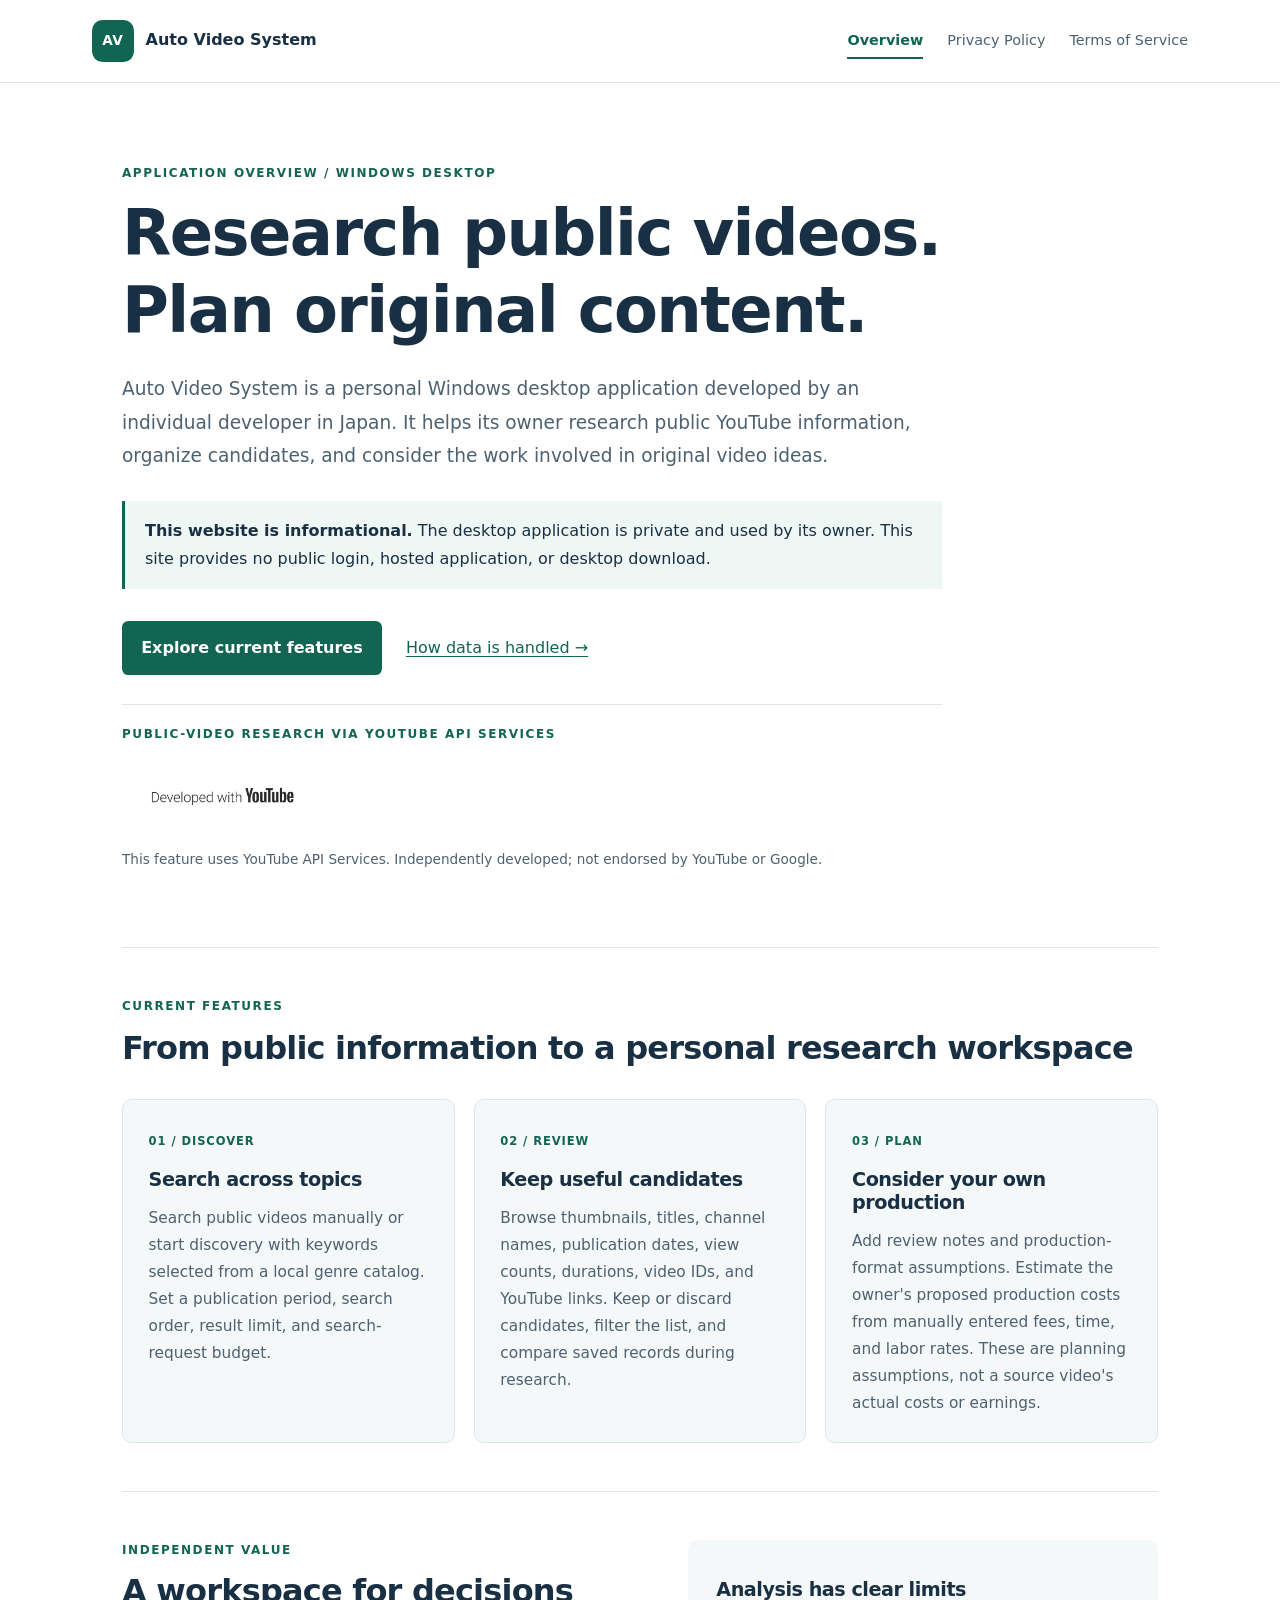
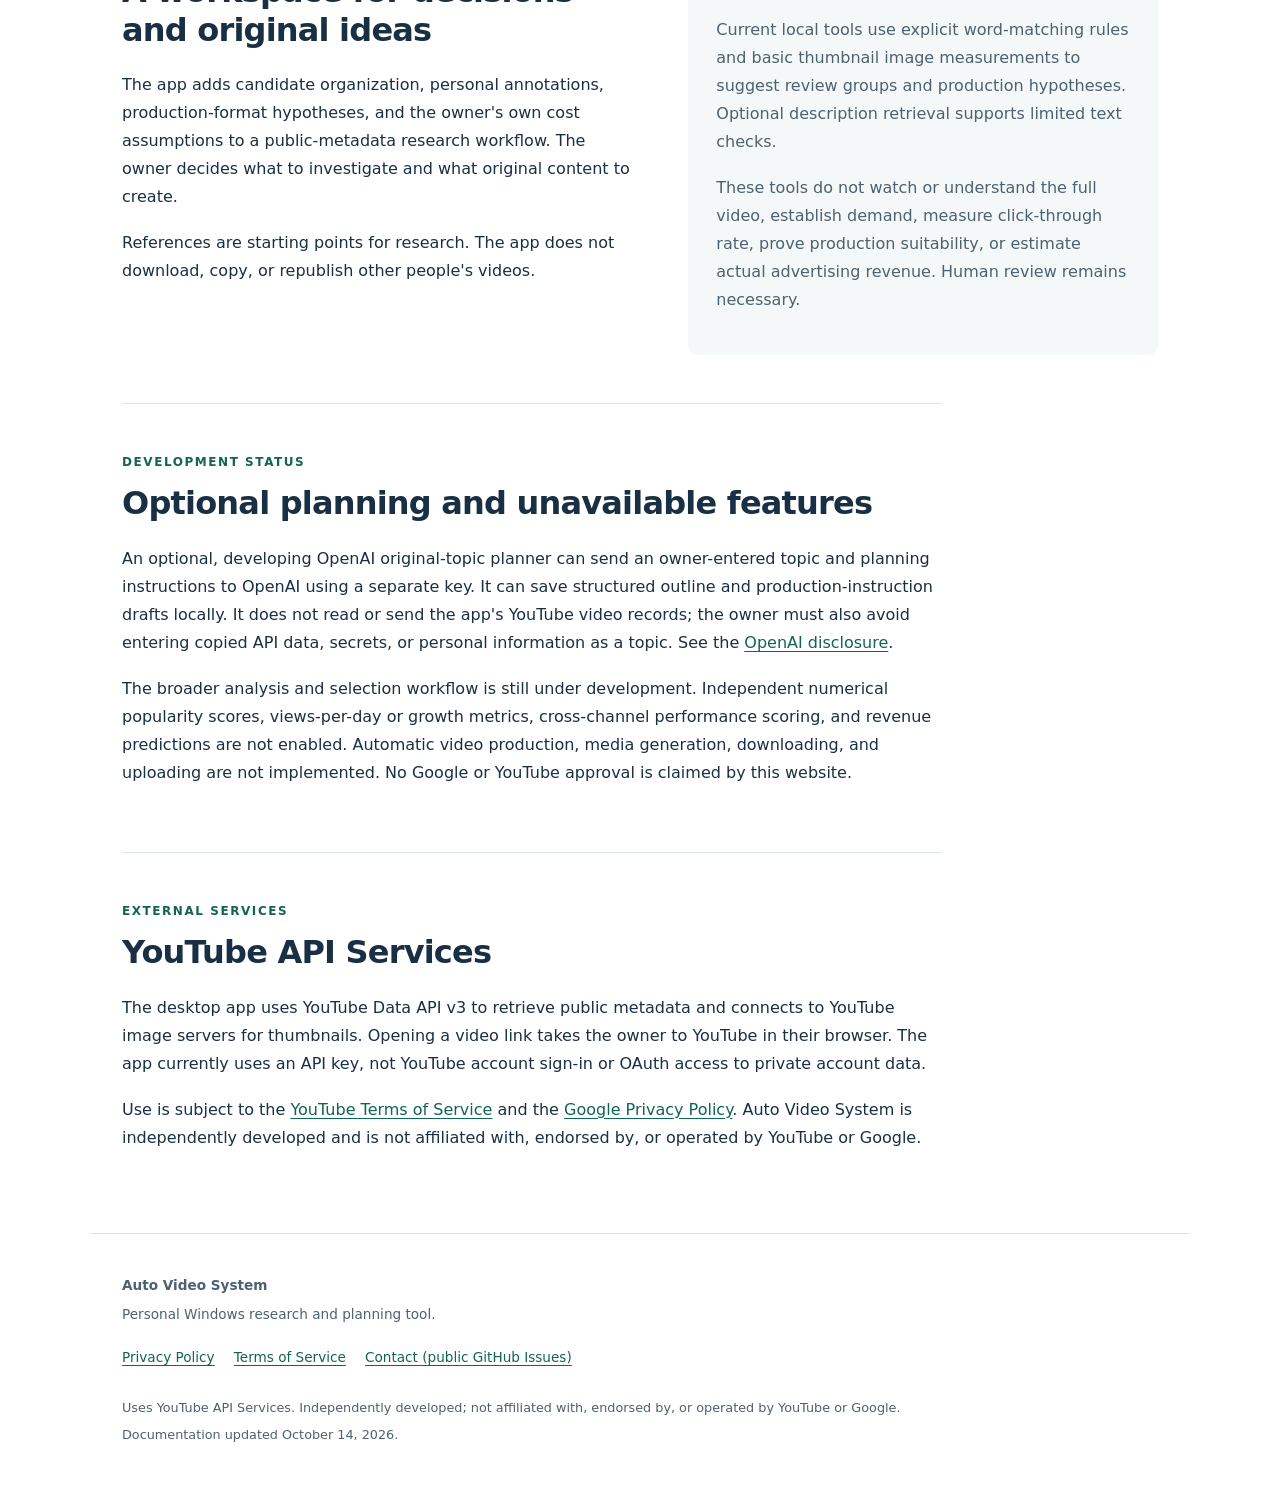
<file: index.html>
<!doctype html>
<html lang="en">
<head>
  <meta charset="utf-8">
  <meta name="viewport" content="width=device-width, initial-scale=1">
  <meta name="description" content="Information about Auto Video System, a private Windows desktop application for public YouTube metadata research and original-content planning.">
  <meta name="color-scheme" content="light">
  <meta name="referrer" content="strict-origin-when-cross-origin">
  <title>Application Overview | Auto Video System</title>
  <link rel="stylesheet" href="styles.css">
</head>
<body>
  <a class="skip" href="#main">Skip to content</a>
  <header class="site-header">
    <div class="header-inner">
      <a class="brand" href="index.html"><span class="brand-mark" aria-hidden="true">AV</span><span>Auto Video System</span></a>
      <nav aria-label="Main navigation"><a href="index.html" aria-current="page">Overview</a><a href="privacy.html">Privacy Policy</a><a href="terms.html">Terms of Service</a></nav>
    </div>
  </header>
  <main id="main">
    <section class="hero">
      <p class="eyebrow">Application overview / Windows desktop</p>
      <h1>Research public videos.<br>Plan original content.</h1>
      <p class="lead">Auto Video System is a personal Windows desktop application developed by an individual developer in Japan. It helps its owner research public YouTube information, organize candidates, and consider the work involved in original video ideas.</p>
      <div class="notice"><strong>This website is informational.</strong> The desktop application is private and used by its owner. This site provides no public login, hosted application, or desktop download.</div>
      <div class="actions"><a class="button" href="#features">Explore current features</a><a href="privacy.html">How data is handled <span aria-hidden="true">&rarr;</span></a></div>
      <div class="api-attribution"><p class="eyebrow">Public-video research via YouTube API Services</p><a href="https://www.youtube.com/" aria-label="Visit YouTube"><img src="developed-with-youtube.png" width="200" alt="Developed with YouTube"></a><p>This feature uses YouTube API Services. Independently developed; not endorsed by YouTube or Google.</p></div>
    </section>
    <section id="features" class="section">
      <p class="eyebrow">Current features</p><h2>From public information to a personal research workspace</h2>
      <div class="cards">
        <article class="card"><span class="step">01 / Discover</span><h3>Search across topics</h3><p>Search public videos manually or start discovery with keywords selected from a local genre catalog. Set a publication period, search order, result limit, and search-request budget.</p></article>
        <article class="card"><span class="step">02 / Review</span><h3>Keep useful candidates</h3><p>Browse thumbnails, titles, channel names, publication dates, view counts, durations, video IDs, and YouTube links. Keep or discard candidates, filter the list, and compare saved records during research.</p></article>
        <article class="card"><span class="step">03 / Plan</span><h3>Consider your own production</h3><p>Add review notes and production-format assumptions. Estimate the owner's proposed production costs from manually entered fees, time, and labor rates. These are planning assumptions, not a source video's actual costs or earnings.</p></article>
      </div>
    </section>
    <section class="section split">
      <div><p class="eyebrow">Independent value</p><h2>A workspace for decisions and original ideas</h2><p>The app adds candidate organization, personal annotations, production-format hypotheses, and the owner's own cost assumptions to a public-metadata research workflow. The owner decides what to investigate and what original content to create.</p><p>References are starting points for research. The app does not download, copy, or republish other people's videos.</p></div>
      <div class="panel"><h3>Analysis has clear limits</h3><p>Current local tools use explicit word-matching rules and basic thumbnail image measurements to suggest review groups and production hypotheses. Optional description retrieval supports limited text checks.</p><p>These tools do not watch or understand the full video, establish demand, measure click-through rate, prove production suitability, or estimate actual advertising revenue. Human review remains necessary.</p></div>
    </section>
    <section class="section prose"><p class="eyebrow">Development status</p><h2>Optional planning and unavailable features</h2><p>An optional, developing OpenAI original-topic planner can send an owner-entered topic and planning instructions to OpenAI using a separate key. It can save structured outline and production-instruction drafts locally. It does not read or send the app's YouTube video records; the owner must also avoid entering copied API data, secrets, or personal information as a topic. See the <a href="privacy.html#openai">OpenAI disclosure</a>.</p><p>The broader analysis and selection workflow is still under development. Independent numerical popularity scores, views-per-day or growth metrics, cross-channel performance scoring, and revenue predictions are not enabled. Automatic video production, media generation, downloading, and uploading are not implemented. No Google or YouTube approval is claimed by this website.</p></section>
    <section class="section prose"><p class="eyebrow">External services</p><h2>YouTube API Services</h2><p>The desktop app uses YouTube Data API v3 to retrieve public metadata and connects to YouTube image servers for thumbnails. Opening a video link takes the owner to YouTube in their browser. The app currently uses an API key, not YouTube account sign-in or OAuth access to private account data.</p><p>Use is subject to the <a href="https://www.youtube.com/t/terms">YouTube Terms of Service</a> and the <a href="https://policies.google.com/privacy">Google Privacy Policy</a>. Auto Video System is independently developed and is not affiliated with, endorsed by, or operated by YouTube or Google.</p></section>
    </main>
  <footer class="site-footer">
    <div><strong>Auto Video System</strong><p>Personal Windows research and planning tool.</p></div>
    <div><a href="privacy.html">Privacy Policy</a><a href="terms.html">Terms of Service</a><a href="https://github.com/thiroki0508-cell/auto-video-system-pages/issues">Contact (public GitHub Issues)</a></div>
    <p class="footer-note">Uses YouTube API Services. Independently developed; not affiliated with, endorsed by, or operated by YouTube or Google.</p>
    <p class="footer-note">Documentation updated <time datetime="2026-10-14">October 14, 2026</time>.</p>
  </footer>
</body>
</html>
</file>
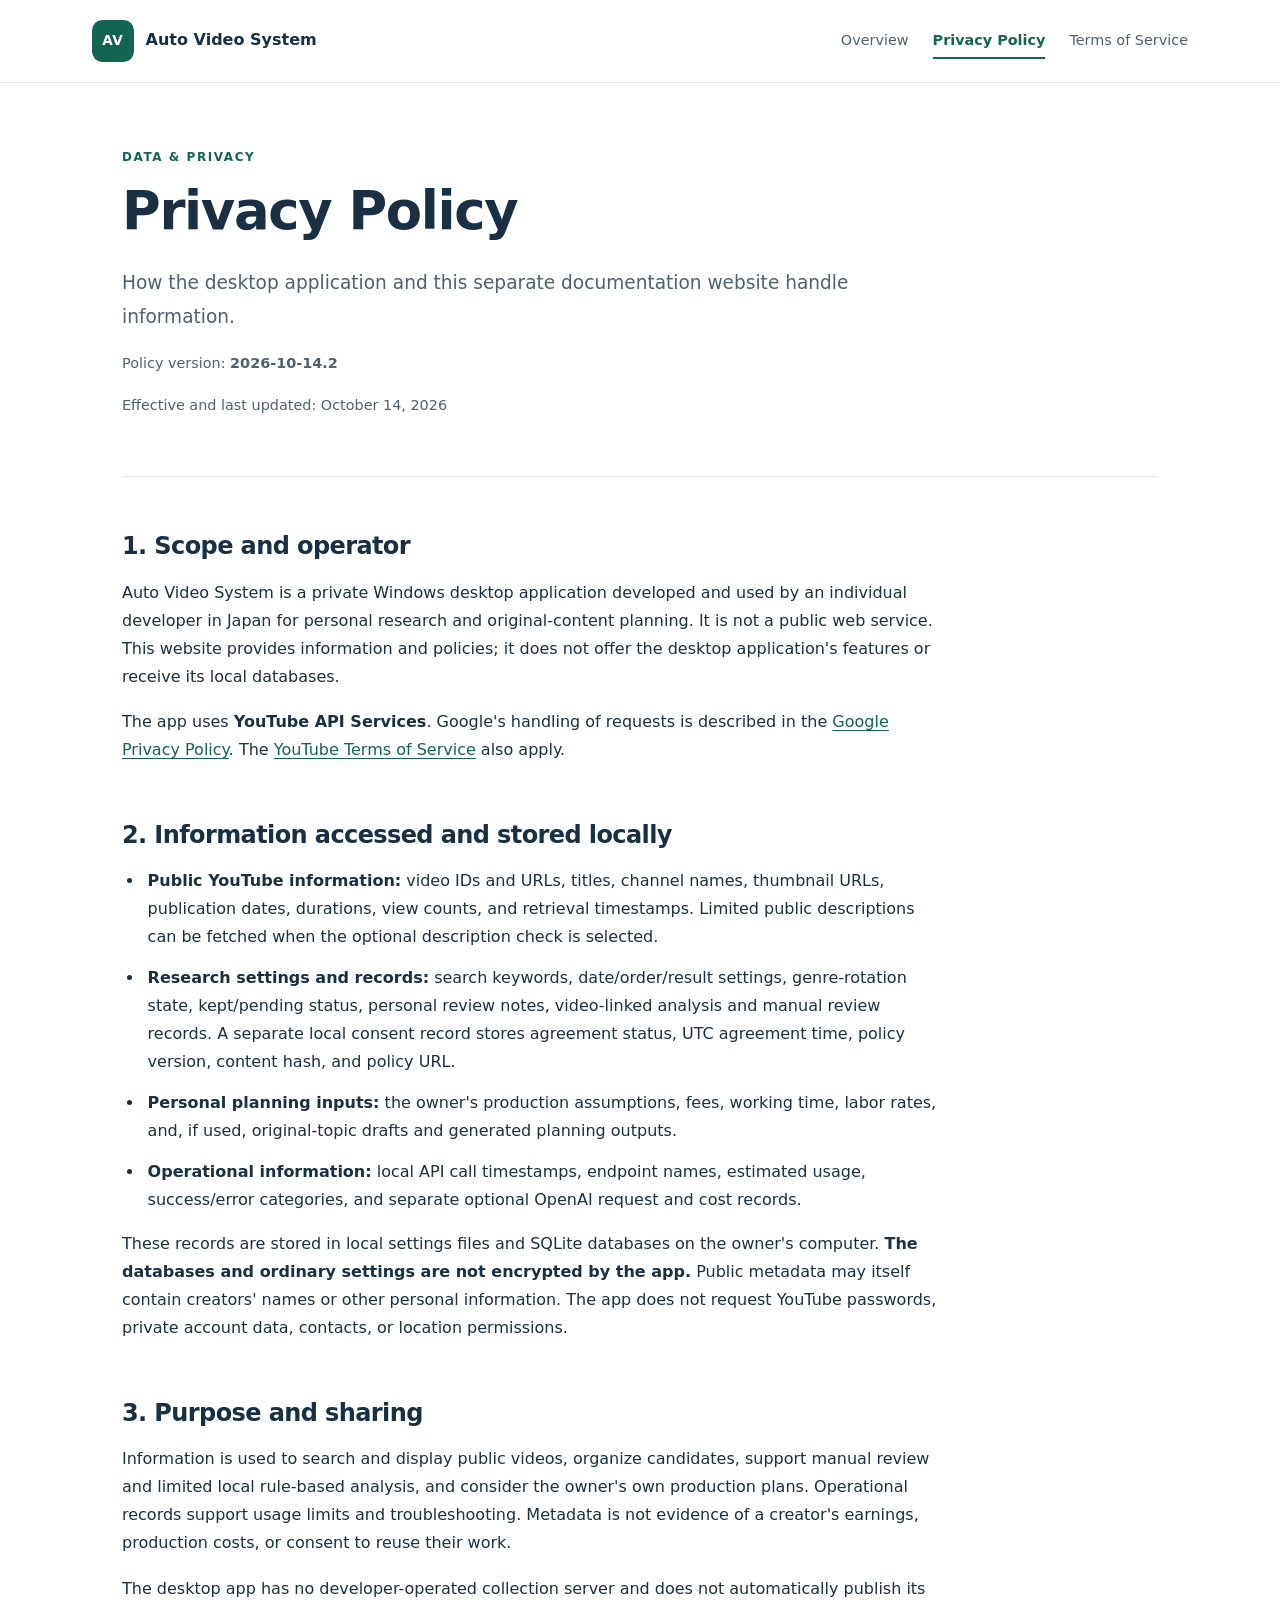
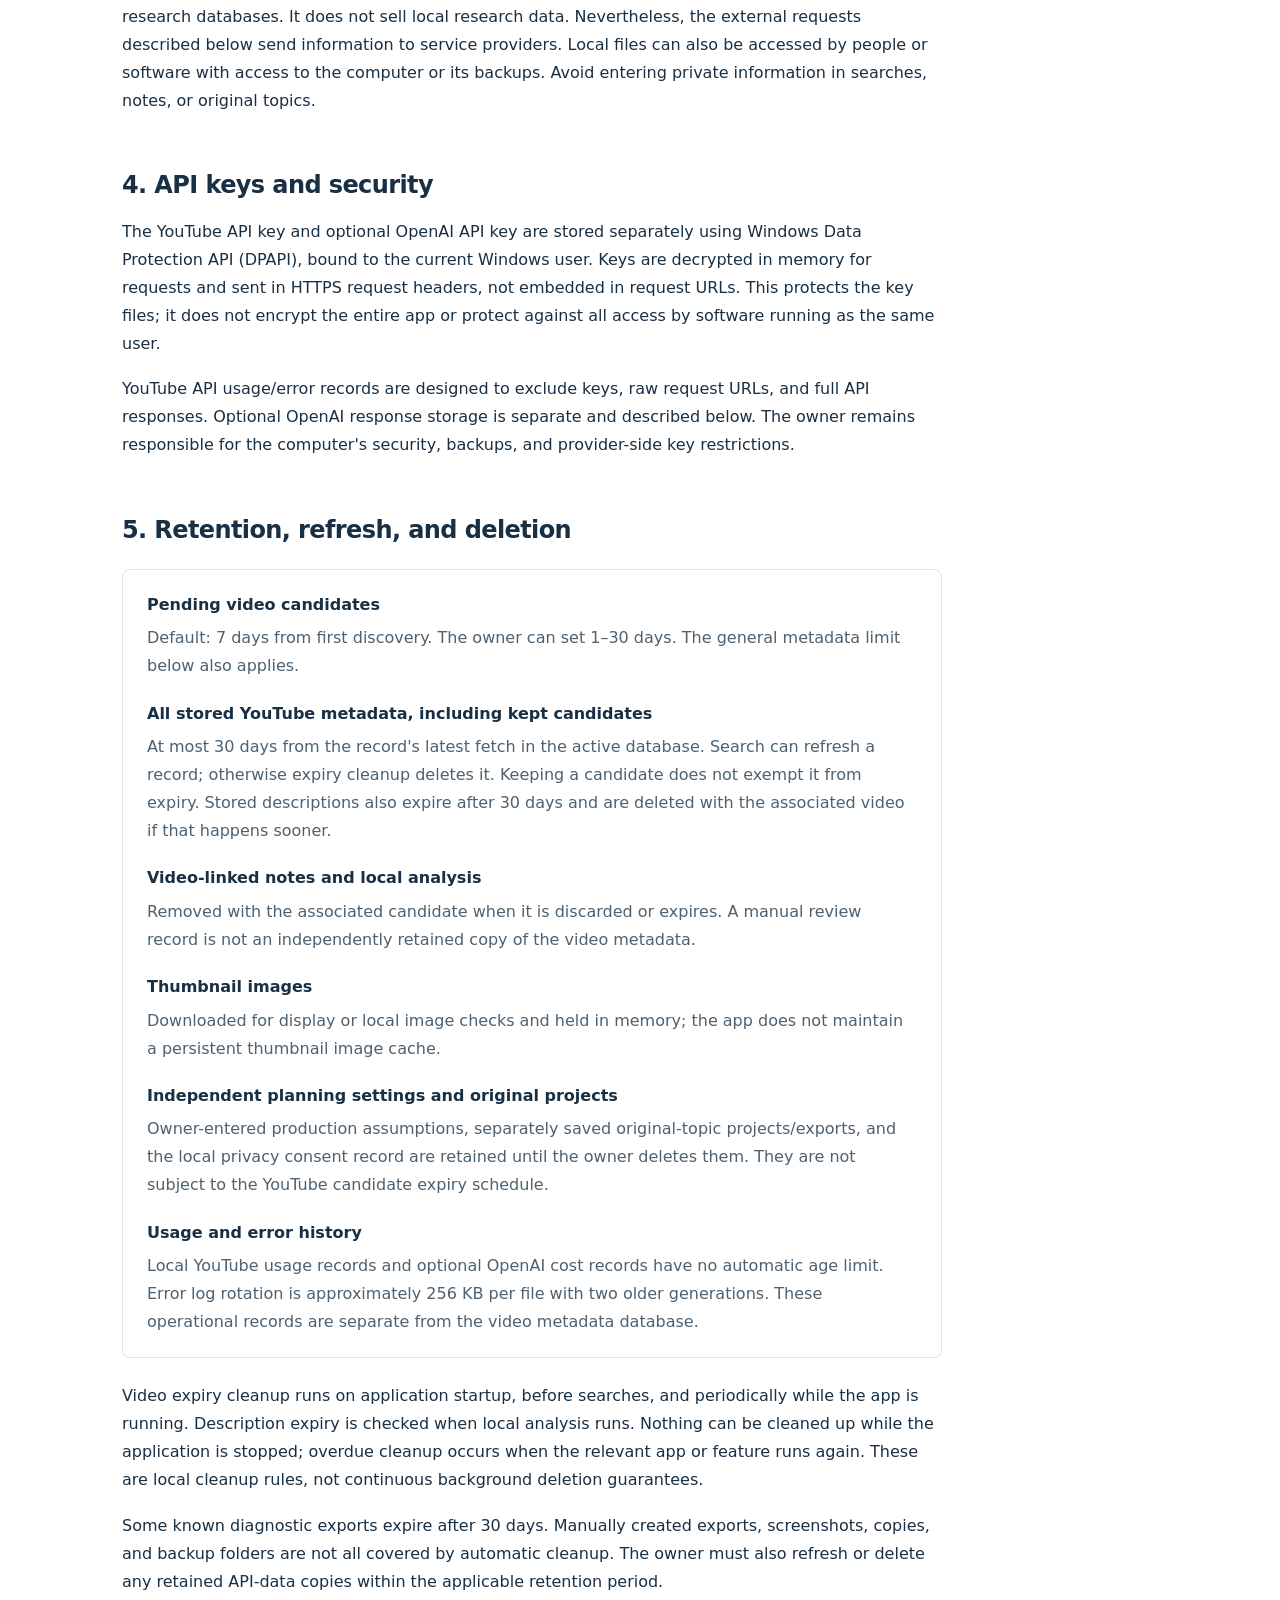
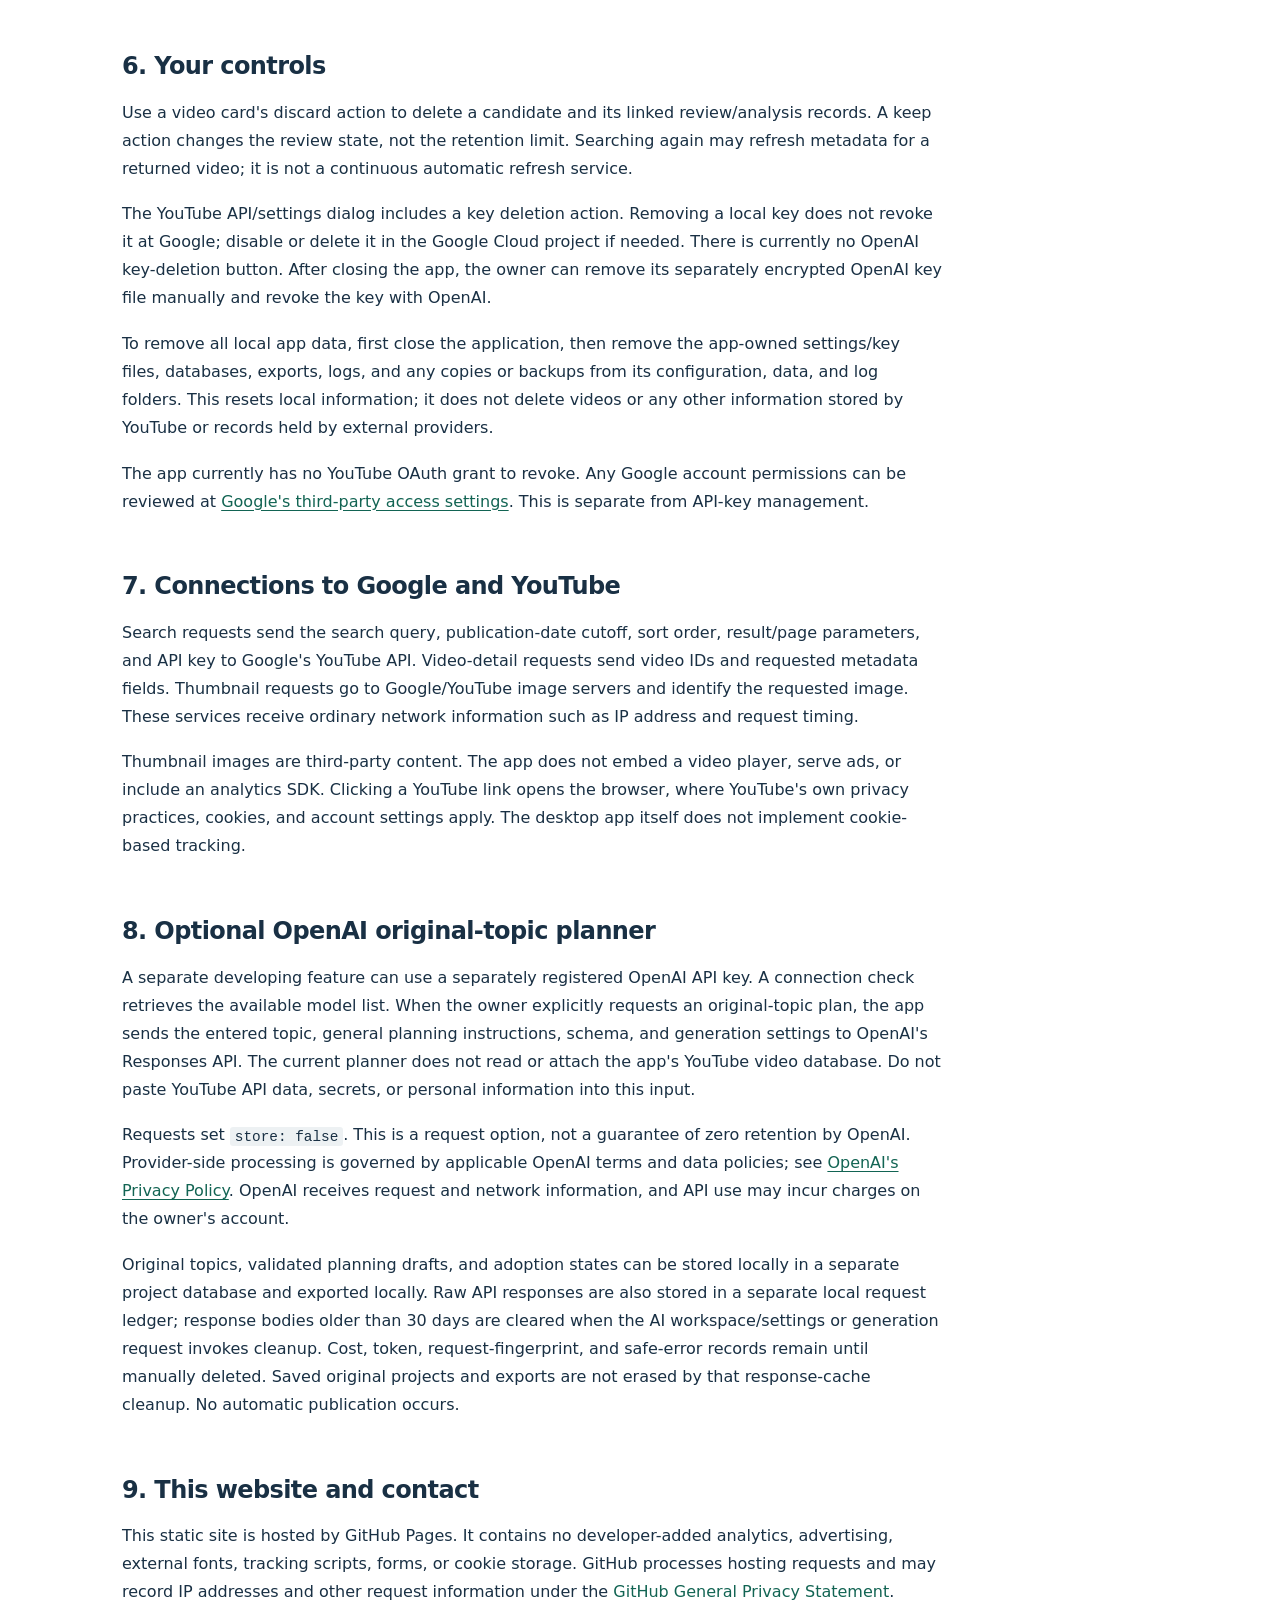
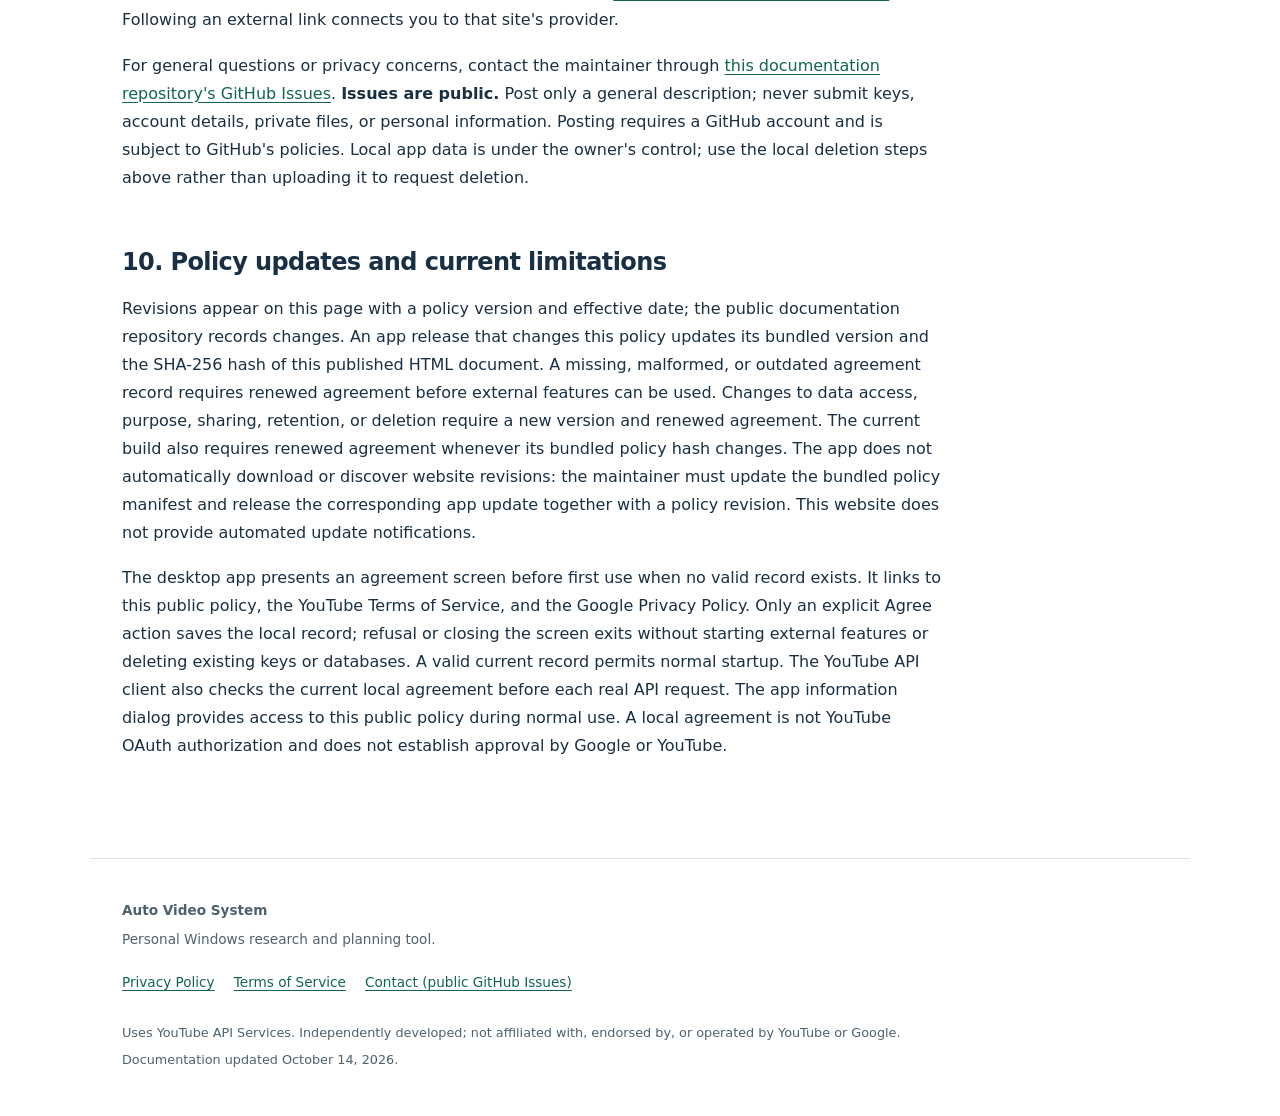
<file: privacy.html>
<!doctype html>
<html lang="en">
<head>
  <meta charset="utf-8">
  <meta name="viewport" content="width=device-width, initial-scale=1">
  <meta name="policy-version" content="2026-10-14.2">
  <meta name="description" content="Privacy practices for the private Auto Video System desktop app and this informational GitHub Pages website.">
  <meta name="color-scheme" content="light">
  <meta name="referrer" content="strict-origin-when-cross-origin">
  <title>Privacy Policy | Auto Video System</title>
  <link rel="stylesheet" href="styles.css">
</head>
<body>
  <a class="skip" href="#main">Skip to content</a>
  <header class="site-header">
    <div class="header-inner">
      <a class="brand" href="index.html"><span class="brand-mark" aria-hidden="true">AV</span><span>Auto Video System</span></a>
      <nav aria-label="Main navigation"><a href="index.html">Overview</a><a href="privacy.html" aria-current="page">Privacy Policy</a><a href="terms.html">Terms of Service</a></nav>
    </div>
  </header>
  <main id="main">
    <header class="page-heading"><p class="eyebrow">Data &amp; privacy</p><h1>Privacy Policy</h1><p class="lead">How the desktop application and this separate documentation website handle information.</p><p class="muted">Policy version: <strong>2026-10-14.2</strong></p><p class="muted">Effective and last updated: <time datetime="2026-10-14">October 14, 2026</time></p></header>
    <article class="prose document">
      <section><h2>1. Scope and operator</h2><p>Auto Video System is a private Windows desktop application developed and used by an individual developer in Japan for personal research and original-content planning. It is not a public web service. This website provides information and policies; it does not offer the desktop application's features or receive its local databases.</p><p>The app uses <strong>YouTube API Services</strong>. Google's handling of requests is described in the <a href="https://policies.google.com/privacy">Google Privacy Policy</a>. The <a href="https://www.youtube.com/t/terms">YouTube Terms of Service</a> also apply.</p></section>
      <section><h2>2. Information accessed and stored locally</h2><ul><li><strong>Public YouTube information:</strong> video IDs and URLs, titles, channel names, thumbnail URLs, publication dates, durations, view counts, and retrieval timestamps. Limited public descriptions can be fetched when the optional description check is selected.</li><li><strong>Research settings and records:</strong> search keywords, date/order/result settings, genre-rotation state, kept/pending status, personal review notes, video-linked analysis and manual review records. A separate local consent record stores agreement status, UTC agreement time, policy version, content hash, and policy URL.</li><li><strong>Personal planning inputs:</strong> the owner's production assumptions, fees, working time, labor rates, and, if used, original-topic drafts and generated planning outputs.</li><li><strong>Operational information:</strong> local API call timestamps, endpoint names, estimated usage, success/error categories, and separate optional OpenAI request and cost records.</li></ul><p>These records are stored in local settings files and SQLite databases on the owner's computer. <strong>The databases and ordinary settings are not encrypted by the app.</strong> Public metadata may itself contain creators' names or other personal information. The app does not request YouTube passwords, private account data, contacts, or location permissions.</p></section>
      <section><h2>3. Purpose and sharing</h2><p>Information is used to search and display public videos, organize candidates, support manual review and limited local rule-based analysis, and consider the owner's own production plans. Operational records support usage limits and troubleshooting. Metadata is not evidence of a creator's earnings, production costs, or consent to reuse their work.</p><p>The desktop app has no developer-operated collection server and does not automatically publish its research databases. It does not sell local research data. Nevertheless, the external requests described below send information to service providers. Local files can also be accessed by people or software with access to the computer or its backups. Avoid entering private information in searches, notes, or original topics.</p></section>
      <section><h2>4. API keys and security</h2><p>The YouTube API key and optional OpenAI API key are stored separately using Windows Data Protection API (DPAPI), bound to the current Windows user. Keys are decrypted in memory for requests and sent in HTTPS request headers, not embedded in request URLs. This protects the key files; it does not encrypt the entire app or protect against all access by software running as the same user.</p><p>YouTube API usage/error records are designed to exclude keys, raw request URLs, and full API responses. Optional OpenAI response storage is separate and described below. The owner remains responsible for the computer's security, backups, and provider-side key restrictions.</p></section>
      <section><h2>5. Retention, refresh, and deletion</h2><dl class="retention"><dt>Pending video candidates</dt><dd>Default: 7 days from first discovery. The owner can set 1–30 days. The general metadata limit below also applies.</dd><dt>All stored YouTube metadata, including kept candidates</dt><dd>At most 30 days from the record's latest fetch in the active database. Search can refresh a record; otherwise expiry cleanup deletes it. Keeping a candidate does not exempt it from expiry. Stored descriptions also expire after 30 days and are deleted with the associated video if that happens sooner.</dd><dt>Video-linked notes and local analysis</dt><dd>Removed with the associated candidate when it is discarded or expires. A manual review record is not an independently retained copy of the video metadata.</dd><dt>Thumbnail images</dt><dd>Downloaded for display or local image checks and held in memory; the app does not maintain a persistent thumbnail image cache.</dd><dt>Independent planning settings and original projects</dt><dd>Owner-entered production assumptions, separately saved original-topic projects/exports, and the local privacy consent record are retained until the owner deletes them. They are not subject to the YouTube candidate expiry schedule.</dd><dt>Usage and error history</dt><dd>Local YouTube usage records and optional OpenAI cost records have no automatic age limit. Error log rotation is approximately 256 KB per file with two older generations. These operational records are separate from the video metadata database.</dd></dl><p>Video expiry cleanup runs on application startup, before searches, and periodically while the app is running. Description expiry is checked when local analysis runs. Nothing can be cleaned up while the application is stopped; overdue cleanup occurs when the relevant app or feature runs again. These are local cleanup rules, not continuous background deletion guarantees.</p><p>Some known diagnostic exports expire after 30 days. Manually created exports, screenshots, copies, and backup folders are not all covered by automatic cleanup. The owner must also refresh or delete any retained API-data copies within the applicable retention period.</p></section>
      <section><h2>6. Your controls</h2><p>Use a video card's discard action to delete a candidate and its linked review/analysis records. A keep action changes the review state, not the retention limit. Searching again may refresh metadata for a returned video; it is not a continuous automatic refresh service.</p><p>The YouTube API/settings dialog includes a key deletion action. Removing a local key does not revoke it at Google; disable or delete it in the Google Cloud project if needed. There is currently no OpenAI key-deletion button. After closing the app, the owner can remove its separately encrypted OpenAI key file manually and revoke the key with OpenAI.</p><p>To remove all local app data, first close the application, then remove the app-owned settings/key files, databases, exports, logs, and any copies or backups from its configuration, data, and log folders. This resets local information; it does not delete videos or any other information stored by YouTube or records held by external providers.</p><p>The app currently has no YouTube OAuth grant to revoke. Any Google account permissions can be reviewed at <a href="https://security.google.com/settings/security/permissions">Google's third-party access settings</a>. This is separate from API-key management.</p></section>
      <section><h2>7. Connections to Google and YouTube</h2><p>Search requests send the search query, publication-date cutoff, sort order, result/page parameters, and API key to Google's YouTube API. Video-detail requests send video IDs and requested metadata fields. Thumbnail requests go to Google/YouTube image servers and identify the requested image. These services receive ordinary network information such as IP address and request timing.</p><p>Thumbnail images are third-party content. The app does not embed a video player, serve ads, or include an analytics SDK. Clicking a YouTube link opens the browser, where YouTube's own privacy practices, cookies, and account settings apply. The desktop app itself does not implement cookie-based tracking.</p></section>
      <section id="openai"><h2>8. Optional OpenAI original-topic planner</h2><p>A separate developing feature can use a separately registered OpenAI API key. A connection check retrieves the available model list. When the owner explicitly requests an original-topic plan, the app sends the entered topic, general planning instructions, schema, and generation settings to OpenAI's Responses API. The current planner does not read or attach the app's YouTube video database. Do not paste YouTube API data, secrets, or personal information into this input.</p><p>Requests set <code>store: false</code>. This is a request option, not a guarantee of zero retention by OpenAI. Provider-side processing is governed by applicable OpenAI terms and data policies; see <a href="https://openai.com/policies/privacy-policy/">OpenAI's Privacy Policy</a>. OpenAI receives request and network information, and API use may incur charges on the owner's account.</p><p>Original topics, validated planning drafts, and adoption states can be stored locally in a separate project database and exported locally. Raw API responses are also stored in a separate local request ledger; response bodies older than 30 days are cleared when the AI workspace/settings or generation request invokes cleanup. Cost, token, request-fingerprint, and safe-error records remain until manually deleted. Saved original projects and exports are not erased by that response-cache cleanup. No automatic publication occurs.</p></section>
      <section><h2>9. This website and contact</h2><p>This static site is hosted by GitHub Pages. It contains no developer-added analytics, advertising, external fonts, tracking scripts, forms, or cookie storage. GitHub processes hosting requests and may record IP addresses and other request information under the <a href="https://docs.github.com/en/site-policy/privacy-policies/github-general-privacy-statement">GitHub General Privacy Statement</a>. Following an external link connects you to that site's provider.</p><p>For general questions or privacy concerns, contact the maintainer through <a href="https://github.com/thiroki0508-cell/auto-video-system-pages/issues">this documentation repository's GitHub Issues</a>. <strong>Issues are public.</strong> Post only a general description; never submit keys, account details, private files, or personal information. Posting requires a GitHub account and is subject to GitHub's policies. Local app data is under the owner's control; use the local deletion steps above rather than uploading it to request deletion.</p></section>
      <section><h2>10. Policy updates and current limitations</h2><p>Revisions appear on this page with a policy version and effective date; the public documentation repository records changes. An app release that changes this policy updates its bundled version and the SHA-256 hash of this published HTML document. A missing, malformed, or outdated agreement record requires renewed agreement before external features can be used. Changes to data access, purpose, sharing, retention, or deletion require a new version and renewed agreement. The current build also requires renewed agreement whenever its bundled policy hash changes. The app does not automatically download or discover website revisions: the maintainer must update the bundled policy manifest and release the corresponding app update together with a policy revision. This website does not provide automated update notifications.</p><p>The desktop app presents an agreement screen before first use when no valid record exists. It links to this public policy, the YouTube Terms of Service, and the Google Privacy Policy. Only an explicit Agree action saves the local record; refusal or closing the screen exits without starting external features or deleting existing keys or databases. A valid current record permits normal startup. The YouTube API client also checks the current local agreement before each real API request. The app information dialog provides access to this public policy during normal use. A local agreement is not YouTube OAuth authorization and does not establish approval by Google or YouTube.</p></section>
    </article>
    </main>
  <footer class="site-footer">
    <div><strong>Auto Video System</strong><p>Personal Windows research and planning tool.</p></div>
    <div><a href="privacy.html">Privacy Policy</a><a href="terms.html">Terms of Service</a><a href="https://github.com/thiroki0508-cell/auto-video-system-pages/issues">Contact (public GitHub Issues)</a></div>
    <p class="footer-note">Uses YouTube API Services. Independently developed; not affiliated with, endorsed by, or operated by YouTube or Google.</p>
    <p class="footer-note">Documentation updated <time datetime="2026-10-14">October 14, 2026</time>.</p>
  </footer>
</body>
</html>
</file>
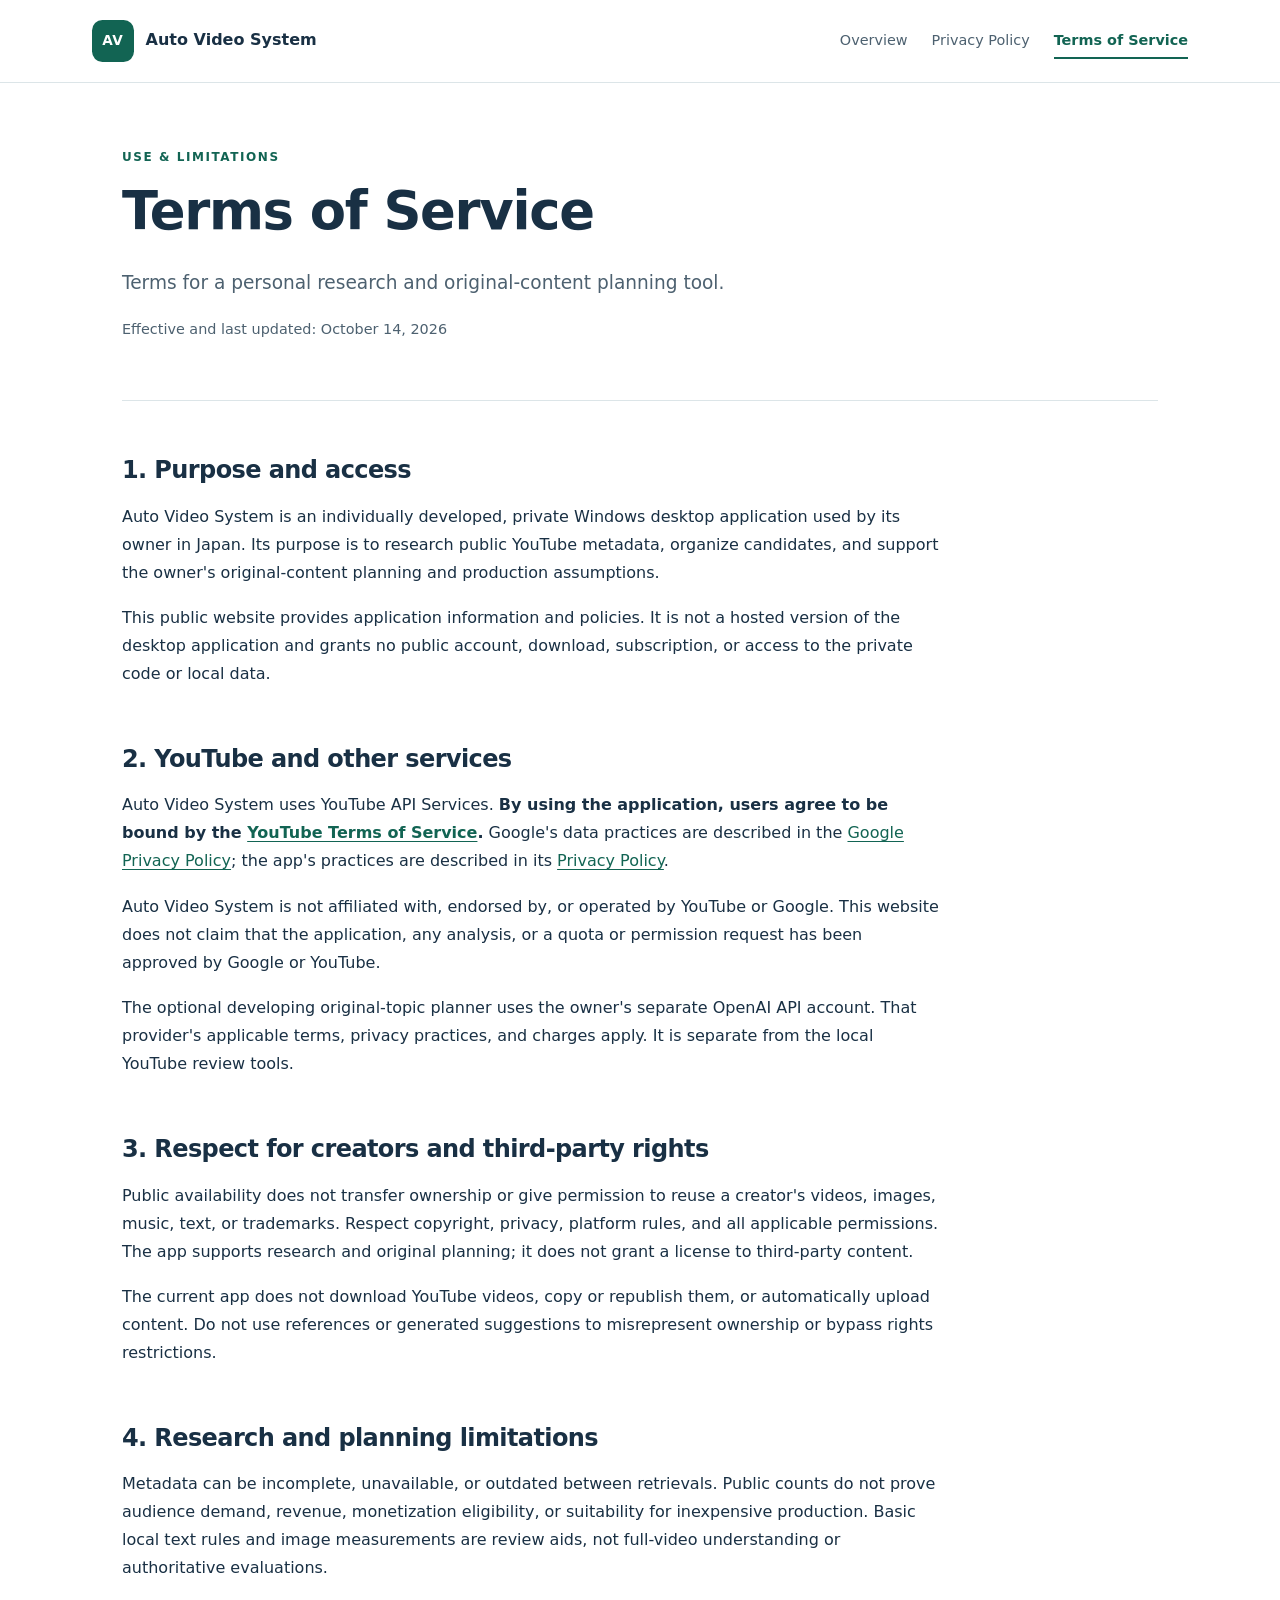
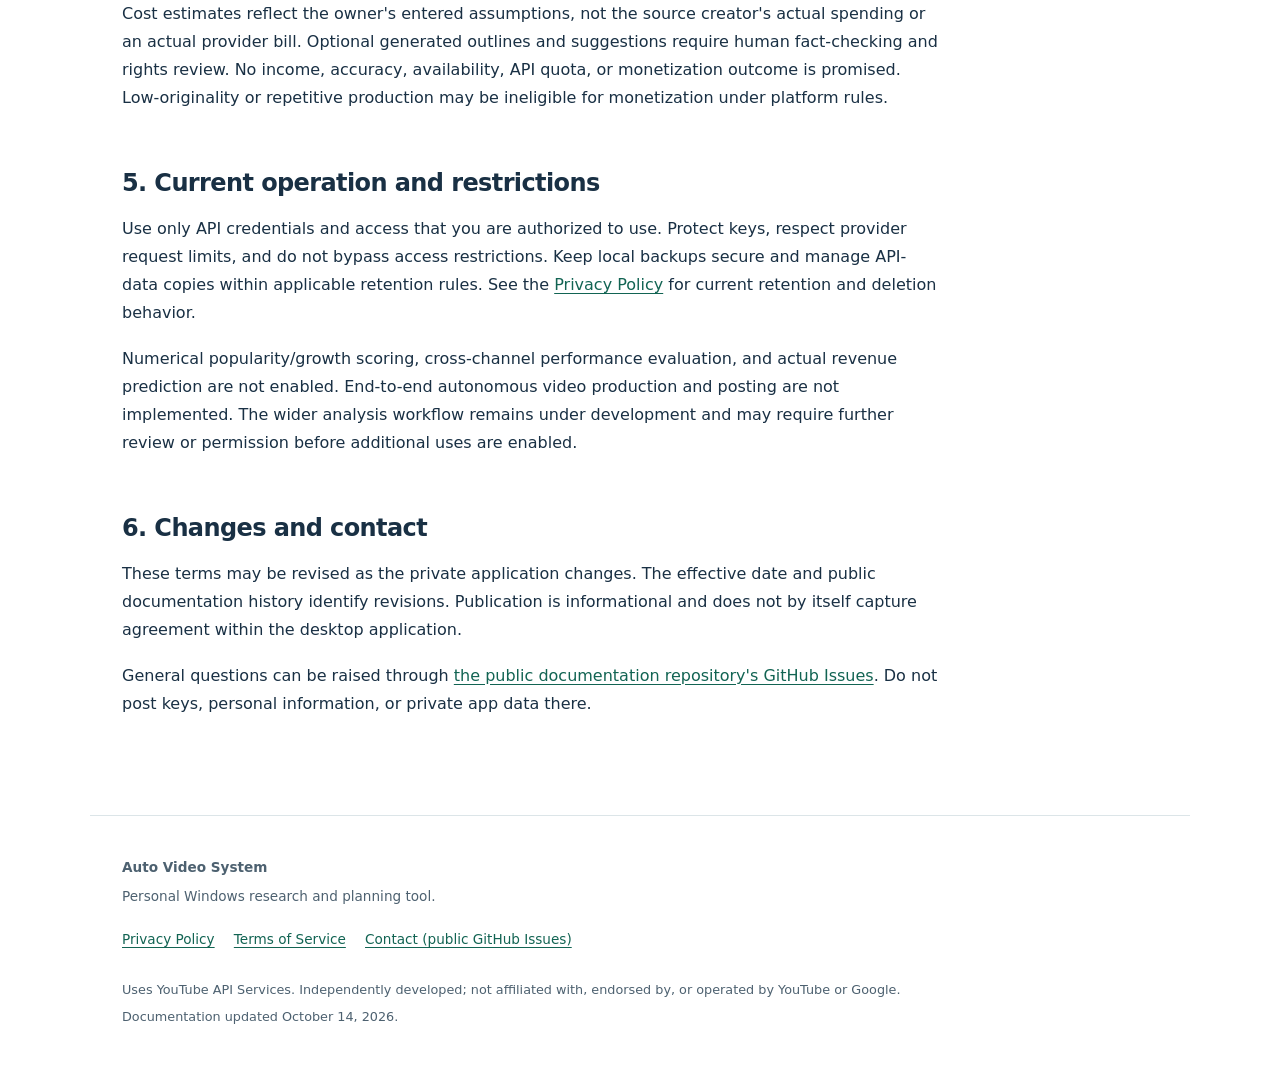
<file: terms.html>
<!doctype html>
<html lang="en">
<head>
  <meta charset="utf-8">
  <meta name="viewport" content="width=device-width, initial-scale=1">
  <meta name="description" content="Terms for the private Auto Video System desktop research application and its public informational website.">
  <meta name="color-scheme" content="light">
  <meta name="referrer" content="strict-origin-when-cross-origin">
  <title>Terms of Service | Auto Video System</title>
  <link rel="stylesheet" href="styles.css">
</head>
<body>
  <a class="skip" href="#main">Skip to content</a>
  <header class="site-header">
    <div class="header-inner">
      <a class="brand" href="index.html"><span class="brand-mark" aria-hidden="true">AV</span><span>Auto Video System</span></a>
      <nav aria-label="Main navigation"><a href="index.html">Overview</a><a href="privacy.html">Privacy Policy</a><a href="terms.html" aria-current="page">Terms of Service</a></nav>
    </div>
  </header>
  <main id="main">
    <header class="page-heading"><p class="eyebrow">Use &amp; limitations</p><h1>Terms of Service</h1><p class="lead">Terms for a personal research and original-content planning tool.</p><p class="muted">Effective and last updated: <time datetime="2026-10-14">October 14, 2026</time></p></header>
    <article class="prose document">
      <section><h2>1. Purpose and access</h2><p>Auto Video System is an individually developed, private Windows desktop application used by its owner in Japan. Its purpose is to research public YouTube metadata, organize candidates, and support the owner's original-content planning and production assumptions.</p><p>This public website provides application information and policies. It is not a hosted version of the desktop application and grants no public account, download, subscription, or access to the private code or local data.</p></section>
      <section><h2>2. YouTube and other services</h2><p>Auto Video System uses YouTube API Services. <strong>By using the application, users agree to be bound by the <a href="https://www.youtube.com/t/terms">YouTube Terms of Service</a>.</strong> Google's data practices are described in the <a href="https://policies.google.com/privacy">Google Privacy Policy</a>; the app's practices are described in its <a href="privacy.html">Privacy Policy</a>.</p><p>Auto Video System is not affiliated with, endorsed by, or operated by YouTube or Google. This website does not claim that the application, any analysis, or a quota or permission request has been approved by Google or YouTube.</p><p>The optional developing original-topic planner uses the owner's separate OpenAI API account. That provider's applicable terms, privacy practices, and charges apply. It is separate from the local YouTube review tools.</p></section>
      <section><h2>3. Respect for creators and third-party rights</h2><p>Public availability does not transfer ownership or give permission to reuse a creator's videos, images, music, text, or trademarks. Respect copyright, privacy, platform rules, and all applicable permissions. The app supports research and original planning; it does not grant a license to third-party content.</p><p>The current app does not download YouTube videos, copy or republish them, or automatically upload content. Do not use references or generated suggestions to misrepresent ownership or bypass rights restrictions.</p></section>
      <section><h2>4. Research and planning limitations</h2><p>Metadata can be incomplete, unavailable, or outdated between retrievals. Public counts do not prove audience demand, revenue, monetization eligibility, or suitability for inexpensive production. Basic local text rules and image measurements are review aids, not full-video understanding or authoritative evaluations.</p><p>Cost estimates reflect the owner's entered assumptions, not the source creator's actual spending or an actual provider bill. Optional generated outlines and suggestions require human fact-checking and rights review. No income, accuracy, availability, API quota, or monetization outcome is promised. Low-originality or repetitive production may be ineligible for monetization under platform rules.</p></section>
      <section><h2>5. Current operation and restrictions</h2><p>Use only API credentials and access that you are authorized to use. Protect keys, respect provider request limits, and do not bypass access restrictions. Keep local backups secure and manage API-data copies within applicable retention rules. See the <a href="privacy.html#main">Privacy Policy</a> for current retention and deletion behavior.</p><p>Numerical popularity/growth scoring, cross-channel performance evaluation, and actual revenue prediction are not enabled. End-to-end autonomous video production and posting are not implemented. The wider analysis workflow remains under development and may require further review or permission before additional uses are enabled.</p></section>
      <section><h2>6. Changes and contact</h2><p>These terms may be revised as the private application changes. The effective date and public documentation history identify revisions. Publication is informational and does not by itself capture agreement within the desktop application.</p><p>General questions can be raised through <a href="https://github.com/thiroki0508-cell/auto-video-system-pages/issues">the public documentation repository's GitHub Issues</a>. Do not post keys, personal information, or private app data there.</p></section>
    </article>
    </main>
  <footer class="site-footer">
    <div><strong>Auto Video System</strong><p>Personal Windows research and planning tool.</p></div>
    <div><a href="privacy.html">Privacy Policy</a><a href="terms.html">Terms of Service</a><a href="https://github.com/thiroki0508-cell/auto-video-system-pages/issues">Contact (public GitHub Issues)</a></div>
    <p class="footer-note">Uses YouTube API Services. Independently developed; not affiliated with, endorsed by, or operated by YouTube or Google.</p>
    <p class="footer-note">Documentation updated <time datetime="2026-10-14">October 14, 2026</time>.</p>
  </footer>
</body>
</html>
</file>
<file: styles.css>
:root { color-scheme: light; --ink:#193044; --muted:#4d6170; --accent:#126453; --line:#dce5e8; --soft:#f5f8f8; }
* { box-sizing:border-box; }
html { scroll-padding-top:2rem; }
body { margin:0; background:#fff; color:var(--ink); font-family:system-ui,-apple-system,"Segoe UI",sans-serif; font-size:1rem; line-height:1.75; }
a { color:var(--accent); text-underline-offset:.2em; overflow-wrap:anywhere; }
a:hover { color:#083f34; }
a:focus-visible { outline:3px solid #a65a00; outline-offset:4px; border-radius:2px; }
.skip { position:absolute; left:1rem; top:-6rem; background:#fff; z-index:2; padding:.75rem; }
.skip:focus { top:1rem; }
.site-header { border-bottom:1px solid var(--line); }
.header-inner { max-width:1160px; margin:auto; padding:1.25rem 2rem; display:flex; gap:1.5rem; justify-content:space-between; align-items:center; }
.brand { display:flex; align-items:center; gap:.75rem; font-weight:750; color:var(--ink); text-decoration:none; line-height:1.3; }
.brand-mark { display:grid; place-items:center; background:var(--accent); color:white; width:2.6rem; height:2.6rem; border-radius:.65rem; font-size:.85rem; letter-spacing:.04em; flex-shrink:0; }
nav { display:flex; flex-wrap:wrap; gap:1.5rem; font-size:.9rem; }
nav a { color:var(--muted); text-decoration:none; padding:.25rem 0; }
nav a[aria-current="page"] { color:var(--accent); box-shadow:0 2px 0 var(--accent); font-weight:650; }
main { max-width:1100px; margin:auto; padding:0 2rem; }
h1,h2,h3 { line-height:1.2; letter-spacing:-.025em; color:var(--ink); }
h1 { font-size:clamp(2.2rem,5.5vw,4rem); margin:.7rem 0 1.5rem; max-width:900px; }
h2 { font-size:clamp(1.5rem,3.4vw,2rem); margin:.7rem 0 1.4rem; }
h3 { font-size:1.2rem; margin:.9rem 0; }
p { margin:.8rem 0 1.1rem; }
.eyebrow { font-size:.75rem; text-transform:uppercase; font-weight:750; letter-spacing:.13em; color:var(--accent); margin:0; }
.hero { padding:5rem 0 3.5rem; }
.lead { font-size:1.16rem; line-height:1.8; max-width:790px; color:var(--muted); }
.notice { max-width:820px; background:#eff7f4; border-left:3px solid var(--accent); padding:1rem 1.25rem; margin:1.8rem 0; }
.actions { display:flex; gap:1.5rem; align-items:center; flex-wrap:wrap; margin-top:2rem; }
.button { display:inline-block; background:var(--accent); color:#fff; text-decoration:none; padding:.8rem 1.2rem; border-radius:.4rem; font-weight:650; }
.button:hover { background:#0b4c3f; color:#fff; }
.section { padding:3rem 0; border-top:1px solid var(--line); }
.cards { display:grid; grid-template-columns:repeat(3,minmax(0,1fr)); gap:1.2rem; margin-top:2rem; }
.card { padding:1.6rem; background:var(--soft); border:1px solid var(--line); border-radius:.6rem; }
.card p { color:var(--muted); font-size:.96rem; margin-bottom:0; }
.step { color:var(--accent); text-transform:uppercase; font-weight:700; font-size:.72rem; letter-spacing:.08em; }
.split { display:grid; grid-template-columns:1.1fr 1fr; gap:3rem; align-items:start; }
.panel { background:var(--soft); border-radius:.6rem; padding:1.5rem 1.8rem; }
.panel p { color:var(--muted); }
.prose { max-width:820px; }
.page-heading { padding:4rem 0 2.5rem; border-bottom:1px solid var(--line); }
.page-heading h1 { font-size:clamp(2.2rem,5vw,3.3rem); }
.muted { color:var(--muted); font-size:.9rem; }
.document { padding:1rem 0 4rem; }
.document section { padding-top:1.75rem; }
.document h2 { font-size:1.5rem; margin-bottom:1.1rem; }
li { padding-left:.2rem; margin-bottom:.8rem; }
ul { padding-left:1.4rem; }
.retention { margin:1.5rem 0; border:1px solid var(--line); border-radius:.5rem; padding:1.3rem 1.5rem; }
dt { font-weight:700; }
dd { color:var(--muted); margin:.35rem 0 1.2rem; }
dd:last-child { margin-bottom:0; }
code { background:#edf1f3; padding:.1rem .3rem; border-radius:.2rem; font-size:.9em; }
.site-footer { max-width:1100px; padding:2.5rem 2rem; margin:1rem auto 0; border-top:1px solid var(--line); color:var(--muted); font-size:.85rem; }
.site-footer>div { margin-bottom:1.2rem; }
.site-footer>div>a { display:inline-block; margin:0 1.2rem .5rem 0; }
.site-footer p { margin:.3rem 0; }
.footer-note { max-width:820px; font-size:.8rem; }
@media (max-width:760px) {
 .header-inner { align-items:flex-start; flex-direction:column; padding:1.1rem 1.25rem; gap:1rem; }
 nav { gap:1rem; font-size:.85rem; }
 main { padding:0 1.25rem; }
 .hero { padding:3rem 0; }
 .cards,.split { grid-template-columns:1fr; gap:1rem; }
 .section { padding:2.25rem 0; }
 .card { padding:1.35rem; }
 .page-heading { padding:2.7rem 0 1.5rem; }
 .lead { font-size:1.05rem; }
 .site-footer { padding:2rem 1.25rem; }
 .retention { padding:1rem; }
}
@media print {
 .site-header,.actions,.skip { display:none; }
 body { font-size:10pt; }
 main,.site-footer { max-width:none; padding:0; }
 .hero,.section,.page-heading { padding:1rem 0; }
 .cards,.split { display:block; }
 .card,.panel { break-inside:avoid; margin:.5rem 0; }
}

.api-attribution { padding:1.2rem 0; margin-top:1.8rem; border-top:1px solid var(--line); max-width:820px; }
.api-attribution img { display:block; width:200px; max-width:100%; height:auto; margin:1rem 0; }
.api-attribution p:last-child { font-size:.85rem; color:var(--muted); margin-bottom:0; }
</file>
